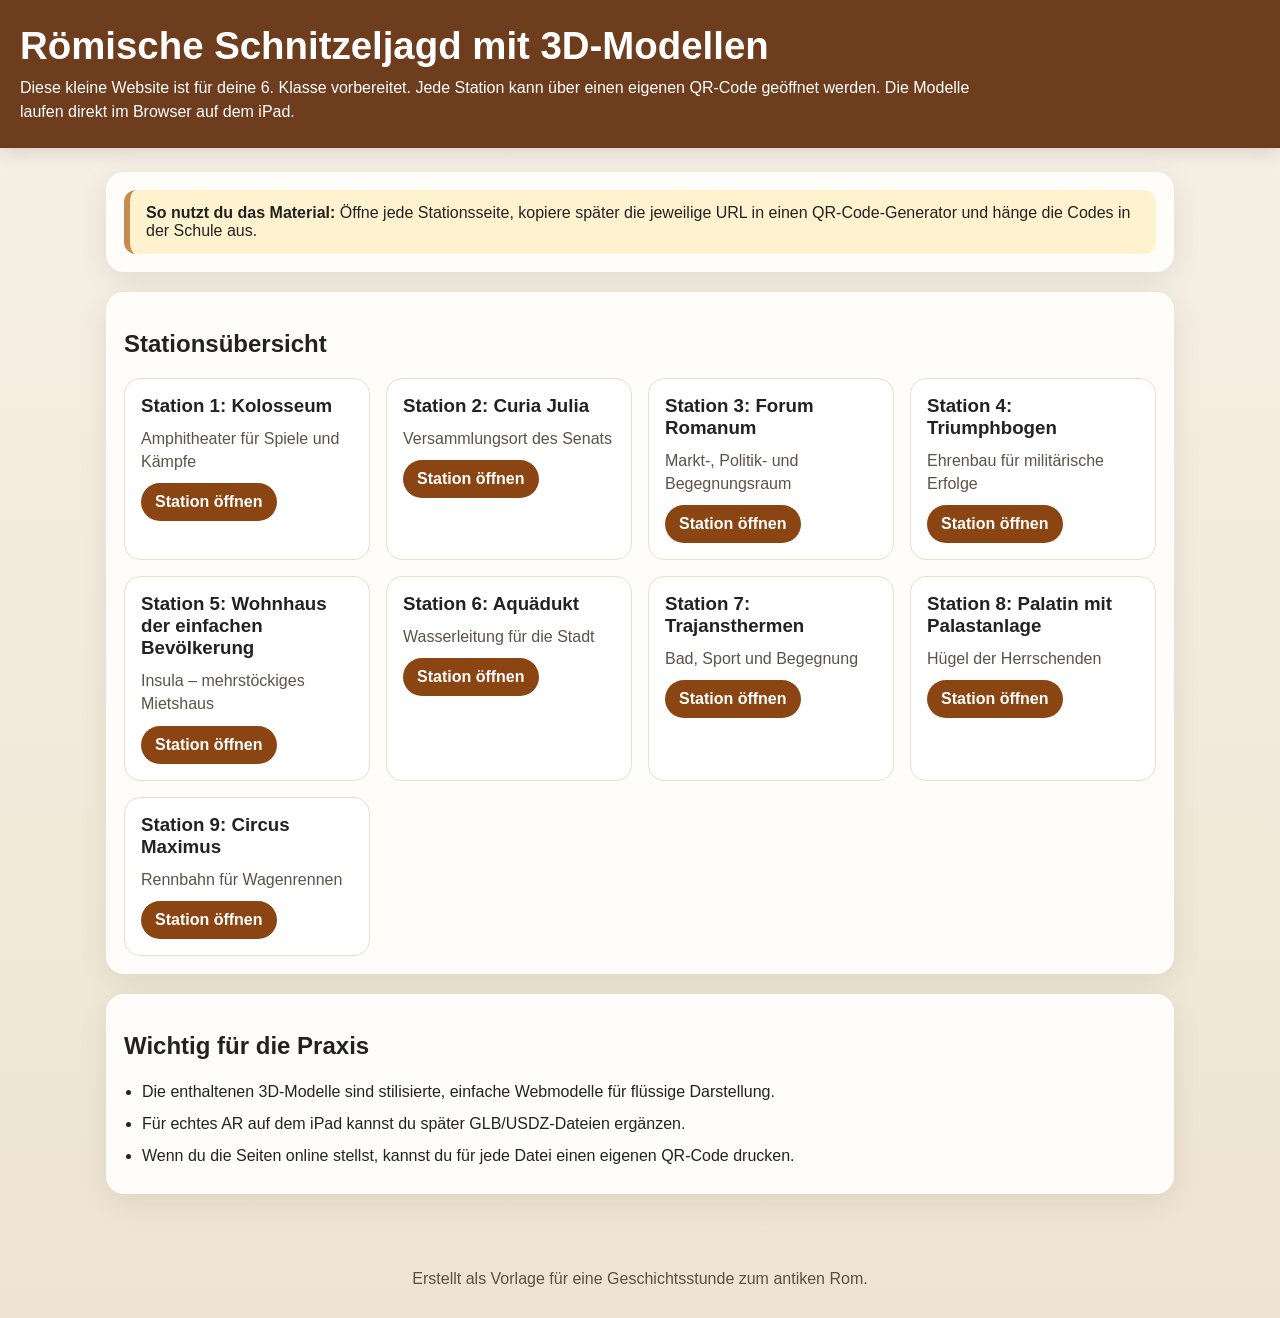
<file: index.html>
<!doctype html>
<html lang="de">
<head>
  <meta charset="utf-8">
  <meta name="viewport" content="width=device-width, initial-scale=1">
  <title>Römische Schnitzeljagd</title>
  <link rel="stylesheet" href="styles.css">
</head>
<body>
  <header>
    <h1>Römische Schnitzeljagd mit 3D-Modellen</h1>
    <p>Diese kleine Website ist für deine 6. Klasse vorbereitet. Jede Station kann über einen eigenen QR-Code geöffnet werden. Die Modelle laufen direkt im Browser auf dem iPad.</p>
  </header>

  <main>
    <section class="card">
      <div class="hero-note">
        <strong>So nutzt du das Material:</strong> Öffne jede Stationsseite, kopiere später die jeweilige URL in einen QR-Code-Generator und hänge die Codes in der Schule aus.
      </div>
    </section>

    <section class="card">
      <h2>Stationsübersicht</h2>
      <div class="grid">
        
    <article class="station-card">
      <h3>Station 1: Kolosseum</h3>
      <p>Amphitheater für Spiele und Kämpfe</p>
      <a href="kolosseum.html">Station öffnen</a>
    </article>
    <article class="station-card">
      <h3>Station 2: Curia Julia</h3>
      <p>Versammlungsort des Senats</p>
      <a href="curia-julia.html">Station öffnen</a>
    </article>
    <article class="station-card">
      <h3>Station 3: Forum Romanum</h3>
      <p>Markt-, Politik- und Begegnungsraum</p>
      <a href="forum-romanum.html">Station öffnen</a>
    </article>
    <article class="station-card">
      <h3>Station 4: Triumphbogen</h3>
      <p>Ehrenbau für militärische Erfolge</p>
      <a href="triumphbogen.html">Station öffnen</a>
    </article>
    <article class="station-card">
      <h3>Station 5: Wohnhaus der einfachen Bevölkerung</h3>
      <p>Insula – mehrstöckiges Mietshaus</p>
      <a href="wohnhaus.html">Station öffnen</a>
    </article>
    <article class="station-card">
      <h3>Station 6: Aquädukt</h3>
      <p>Wasserleitung für die Stadt</p>
      <a href="aquaedukt.html">Station öffnen</a>
    </article>
    <article class="station-card">
      <h3>Station 7: Trajansthermen</h3>
      <p>Bad, Sport und Begegnung</p>
      <a href="trajansthermen.html">Station öffnen</a>
    </article>
    <article class="station-card">
      <h3>Station 8: Palatin mit Palastanlage</h3>
      <p>Hügel der Herrschenden</p>
      <a href="palatin.html">Station öffnen</a>
    </article>
    <article class="station-card">
      <h3>Station 9: Circus Maximus</h3>
      <p>Rennbahn für Wagenrennen</p>
      <a href="circus-maximus.html">Station öffnen</a>
    </article>
      </div>
    </section>

    <section class="card">
      <h2>Wichtig für die Praxis</h2>
      <ul class="info-list">
        <li>Die enthaltenen 3D-Modelle sind stilisierte, einfache Webmodelle für flüssige Darstellung.</li>
        <li>Für echtes AR auf dem iPad kannst du später GLB/USDZ-Dateien ergänzen.</li>
        <li>Wenn du die Seiten online stellst, kannst du für jede Datei einen eigenen QR-Code drucken.</li>
      </ul>
    </section>
  </main>

  <footer>
    Erstellt als Vorlage für eine Geschichtsstunde zum antiken Rom.
  </footer>
</body>
</html>
</file>
<file: styles.css>
:root{
  --bg:#f5efe4;
  --card:#fffdf9;
  --accent:#8b4513;
  --accent-2:#c58b4f;
  --text:#222;
  --muted:#5c5248;
}
*{box-sizing:border-box}
body{
  margin:0;
  font-family:Arial, Helvetica, sans-serif;
  background:linear-gradient(180deg,#f6f0e6 0%, #efe4d1 100%);
  color:var(--text);
}
header{
  background:#6d3d1e;
  color:white;
  padding:24px 20px;
  box-shadow:0 4px 18px rgba(0,0,0,.12);
}
header h1{margin:0 0 8px;font-size:clamp(1.8rem,3vw,2.6rem)}
header p{margin:0;max-width:960px;line-height:1.5}
main{
  max-width:1100px;
  margin:0 auto;
  padding:24px 16px 40px;
}
.card{
  background:var(--card);
  border-radius:18px;
  box-shadow:0 8px 30px rgba(0,0,0,.08);
  padding:18px;
  margin-bottom:20px;
}
.grid{
  display:grid;
  grid-template-columns:repeat(auto-fit,minmax(240px,1fr));
  gap:16px;
}
.station-card{
  background:#fff;
  border-radius:16px;
  padding:16px;
  border:1px solid #eadfcd;
  display:flex;
  flex-direction:column;
  gap:10px;
}
.station-card h3{margin:0}
.station-card p{margin:0;color:var(--muted);line-height:1.45}
.station-card a,.btn{
  display:inline-block;
  text-decoration:none;
  background:var(--accent);
  color:#fff;
  border-radius:999px;
  padding:10px 14px;
  font-weight:bold;
  width:max-content;
}
.station-card a:hover,.btn:hover{filter:brightness(1.08)}
.hero-note{
  background:#fff3cf;
  border-left:6px solid var(--accent-2);
  padding:14px 16px;
  border-radius:12px;
}
.station-layout{
  display:grid;
  grid-template-columns: minmax(280px, 1fr) minmax(280px, 1.2fr);
  gap:18px;
}
@media (max-width: 900px){
  .station-layout{grid-template-columns:1fr}
}
.info-list{
  margin:0;
  padding-left:18px;
}
.info-list li{margin:8px 0; line-height:1.5}
.viewer{
  position:relative;
  min-height:520px;
  border-radius:18px;
  overflow:hidden;
  background:radial-gradient(circle at 50% 10%, #d7e7f9 0%, #f0f7ff 42%, #d9c5a6 43%, #ceb084 100%);
  border:1px solid #e0d7ca;
}
canvas{display:block;width:100%;height:100%}
.viewer-badge{
  position:absolute;
  top:12px;
  right:12px;
  background:rgba(255,255,255,.88);
  color:#51341f;
  padding:8px 10px;
  border-radius:999px;
  font-size:.9rem;
  font-weight:bold;
}
.meta{
  display:flex;
  gap:10px;
  flex-wrap:wrap;
  margin-top:12px;
}
.meta span{
  background:#f4ece1;
  border-radius:999px;
  padding:8px 10px;
  color:#5d4a38;
  font-size:.95rem;
}
footer{
  text-align:center;
  color:#5a5046;
  padding:16px 20px 30px;
}
.small{
  font-size:.95rem;
  color:var(--muted);
}
.code{
  font-family:ui-monospace, SFMono-Regular, Menlo, monospace;
  background:#f3eee7;
  padding:2px 6px;
  border-radius:6px;
}
</file>
